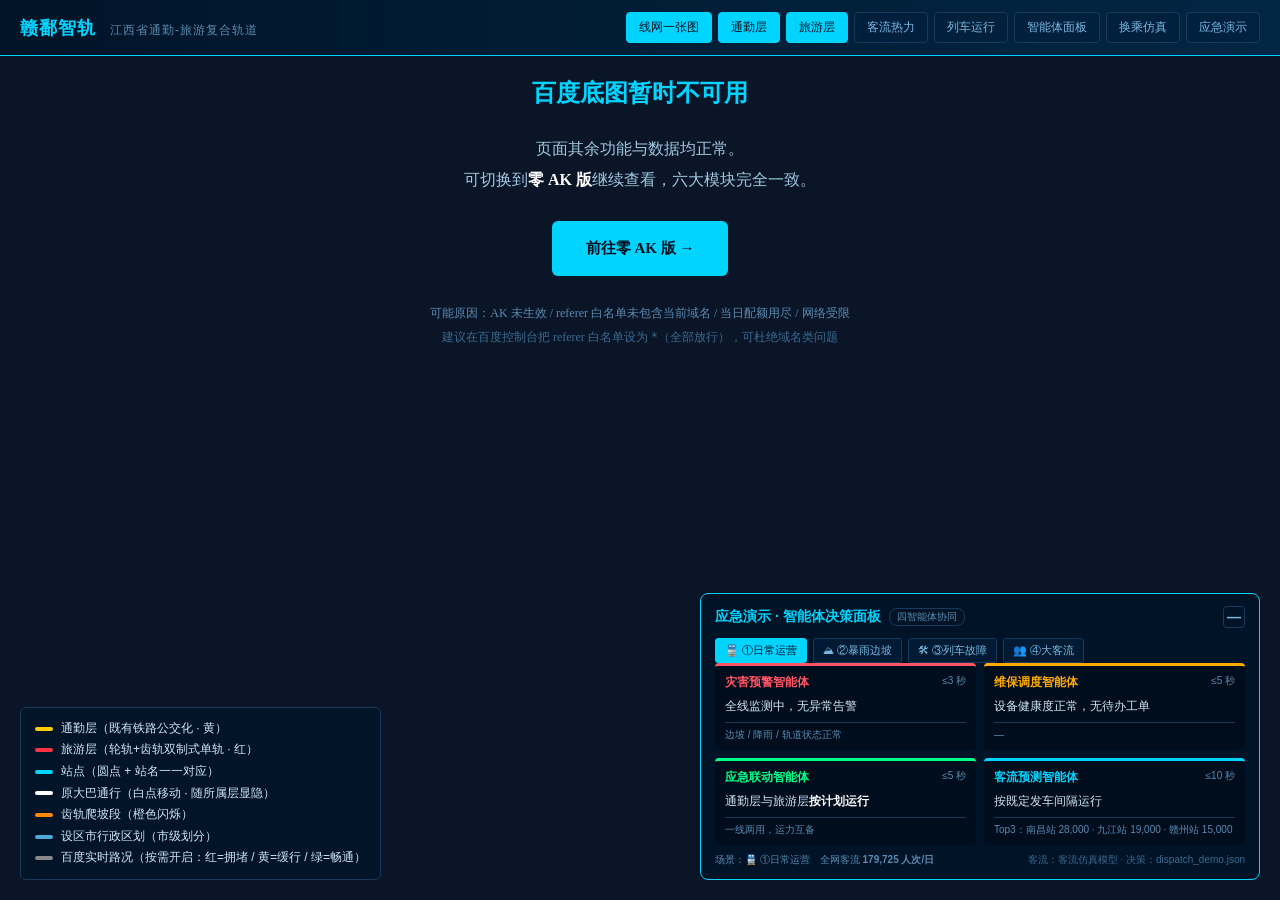
<file: bmap.html>
<!DOCTYPE html>
<html lang="zh-CN">
<head>
  <meta charset="UTF-8">
  <meta name="viewport" content="width=device-width, initial-scale=1.0">
  <title>赣鄱智轨</title>
  <link rel="stylesheet" href="css/style.css">
  <!-- 1) 先加载配置（含 BMAP_AK + 线路/站点数据） -->
  <script src="js/config.js"></script>
  <!-- 2) 加载模块一基座逻辑（initMap 等） + 各功能模块 -->
  <script src="js/map-base.js"></script>
  <script src="js/heatmap.js"></script>
  <script src="js/agent-panel.js"></script>
  <script src="js/emergency.js"></script>
  <script src="js/train-sim.js"></script>
  <script src="js/transfer-sim.js"></script>
  <!-- ★ 制式分段：一键切换“轨道制式”视图（轮轨/单轨/齿轨 + 转换节点 + 景区集散） -->
  <script src="js/system-lines.js"></script>
  <!-- ★ 路段流量：区段断面客流拥挤度着色 + 站点/新增站点客流标注
       （数据：data/flow_{holiday|weekday}.json；新增站点客流为可复核推演） -->
  <script src="js/flow-layer.js"></script>
  <script src="js/app.js"></script>
  <!-- 3) 注入百度地图 JSAPI GL（AK 取自 config.js 的 window.GanpoConfig.BMAP_AK）
       ★ 必须用 document.write 在"HTML 解析阶段"同步注入 ★
       为什么不能改成动态 createElement('script')：
       百度 api 返回的脚本内部使用 document.write() 二次追加 getscript。
       动态插入的 script 默认是 async，一旦它加载完成时文档已解析结束，
       其内部的 document.write() 会触发隐式 document.open()，把整页清空
       → 表现为【白屏 / 地图完全不生成】。解析阶段的 document.write 则安全，
       且仍可继续从 config.js 动态读取 AK。 -->
  <script>
    (function () {
      var ak = (window.GanpoConfig && window.GanpoConfig.BMAP_AK) || '';
      document.write(
        '<script type="text/javascript" src="//api.map.baidu.com/api?type=webgl&v=1.0&ak=' +
        encodeURIComponent(ak) + '"><\/script>'
      );
    })();
  </script>
</head>
<body>
  <div id="app">
    <!-- 地图底座 -->
    <div id="map_container"></div>

    <!-- 顶部标题 + 模块导航（app.js 动态构建 6 模块快捷按钮） -->
    <div id="topbar">
      <div class="brand">赣鄱智轨 <small>江西省通勤-旅游复合轨道</small></div>
      <div id="module-nav"></div>
    </div>

    <!-- 图例 -->
    <div id="legend">
      <div class="item"><span class="swatch" style="background:#ffcc00"></span>通勤层（既有铁路公交化 · 黄）</div>
      <div class="item"><span class="swatch" style="background:#ff3344"></span>旅游层（轮轨+齿轨双制式单轨 · 红）</div>
      <div class="item"><span class="swatch" style="background:#00d4ff"></span>站点（圆点 + 站名一一对应）</div>
      <div class="item"><span class="swatch" style="background:#ffffff"></span>原大巴通行（白点移动 · 随所属层显隐）</div>
      <div class="item"><span class="swatch" style="background:#ff8800"></span>齿轨爬坡段（橙色闪烁）</div>
      <div class="item"><span class="swatch" style="background:#4fa8d8"></span>设区市行政区划（市级划分）</div>
      <div class="item"><span class="swatch" style="background:#888888"></span>百度实时路况（按需开启：红=拥堵 / 黄=缓行 / 绿=畅通）</div>
    </div>
  </div>

  <!-- 热力 / 列车 / 智能体面板 / 换乘 / 应急 的工具栏与面板均由各模块 JS 自行创建，
       此处无需预置容器。 -->

  <!-- 4) 等 DOM 就绪后再初始化地图。
       ★ 不能在 head 里提前调用 ★
       原写法在脚本 onload 时立刻 initMap()，若百度脚本加载快于 body 解析，
       此时 #map_container 尚不存在，new BMapGL.Map('map_container') 直接失败。
       改为 DOMContentLoaded 后调用，保证容器一定存在。 -->
  <script>
    (function () {
      function boot() {
        if (window.initMap) {
          window.initMap();
        } else {
          console.error('[赣鄱智轨] initMap 未定义，map-base.js 可能未加载成功。');
        }
      }
      if (document.readyState === 'loading') {
        document.addEventListener('DOMContentLoaded', boot);
      } else {
        boot();
      }
    })();
  </script>
</body>
</html>
</file>
<file: css/style.css>
/* 赣鄱智轨 · 全局样式（科技深蓝） */
* { margin: 0; padding: 0; box-sizing: border-box; }
html, body { width: 100%; height: 100%; overflow: hidden; background: #0a1628;
  font-family: 'Microsoft YaHei', 'PingFang SC', sans-serif; color: #d0e6f5; }

#app { position: relative; width: 100vw; height: 100vh; }

/* —— 顶部标题栏 + 模块导航 —— */
#topbar {
  position: absolute; top: 0; left: 0; right: 0; height: 56px; z-index: 10;
  background: linear-gradient(90deg, rgba(0,20,40,0.92), rgba(0,40,70,0.92));
  border-bottom: 1px solid #00d4ff;
  display: flex; align-items: center; padding: 0 20px; gap: 24px;
}
#topbar .brand { font-size: 18px; font-weight: bold; color: #00d4ff; letter-spacing: 1px; }
#topbar .brand small { color: #5a8ab0; font-weight: normal; font-size: 12px; margin-left: 8px; }
#module-nav { display: flex; gap: 6px; margin-left: auto; }
#module-nav button {
  background: rgba(0,30,60,0.6); border: 1px solid #1a3a5c; color: #7ab8e0;
  padding: 6px 12px; border-radius: 4px; cursor: pointer; font-size: 12px;
  font-family: inherit; transition: all .15s;
}
#module-nav button:hover { border-color: #00d4ff; color: #00d4ff; }
#module-nav button.active { background: #00d4ff; color: #001020; border-color: #00d4ff; }

/* —— 地图容器 —— */
#map_container { position: absolute; top: 0; left: 0; width: 100%; height: 100%; }

/* —— 右侧面板（站点信息 / 智能体面板 / 应急）—— */
#side-panel {
  position: absolute; top: 70px; right: 20px; width: 340px; z-index: 9;
  background: rgba(0,20,40,0.9); border: 1px solid #00d4ff; border-radius: 8px;
  padding: 16px; color: #fff; display: none;
}
#side-panel h3 { color: #00d4ff; margin-bottom: 10px; font-size: 16px; }
#side-panel .row { padding: 6px 0; border-bottom: 1px solid #1a3a5c; font-size: 13px; line-height: 1.6; }
#side-panel .row b { color: #00d4ff; }
#side-panel .close {
  position: absolute; top: 8px; right: 12px; cursor: pointer; color: #5a8ab0; font-size: 16px;
}
#side-panel .close:hover { color: #00d4ff; }

/* —— 通用按钮 / 切换条 —— */
.toolbar {
  position: absolute; top: 70px; left: 20px; z-index: 9;
  display: flex; gap: 8px; flex-wrap: wrap; max-width: 460px;
}
.toolbar button {
  background: rgba(0,20,40,0.9); border: 1px solid #00d4ff; color: #00d4ff;
  padding: 7px 14px; border-radius: 4px; cursor: pointer; font-size: 12px; font-family: inherit;
}
.toolbar button:hover { background: rgba(0,60,100,0.9); }
.toolbar button.active { background: #00d4ff; color: #001020; }
.toolbar button.danger { border-color: #ff3344; color: #ff3344; }
.toolbar button.danger.active { background: #ff3344; color: #fff; }

/* —— 图例 —— */
#legend {
  position: absolute; bottom: 20px; left: 20px; z-index: 9;
  background: rgba(0,20,40,0.9); border: 1px solid #1a3a5c; border-radius: 6px;
  padding: 10px 14px; font-size: 12px; line-height: 1.8;
}
#legend .item { display: flex; align-items: center; gap: 8px; }
#legend .swatch { width: 18px; height: 4px; border-radius: 2px; }

/* —— 智能体决策面板 —— */
#agent-panel {
  position: absolute; bottom: 20px; right: 20px; z-index: 9;
  width: 560px; max-width: calc(100vw - 40px);
  background: rgba(0,20,40,0.92); border: 1px solid #00d4ff; border-radius: 8px;
  padding: 12px 14px; color: #fff; font-family: inherit;
}
#agent-panel .ap-head { display: flex; align-items: center; gap: 12px; margin-bottom: 10px; }
#agent-panel .ap-title { color: #00d4ff; font-size: 14px; font-weight: bold; }
#agent-panel .ap-scenarios { display: flex; gap: 6px; flex-wrap: wrap; margin-left: auto; }
#agent-panel .ap-btn {
  background: rgba(0,30,60,0.6); border: 1px solid #1a3a5c; color: #7ab8e0;
  padding: 4px 9px; border-radius: 3px; cursor: pointer; font-size: 11px; font-family: inherit;
}
#agent-panel .ap-btn:hover { border-color: #00d4ff; color: #00d4ff; }
#agent-panel .ap-btn.active { background: #00d4ff; color: #001020; border-color: #00d4ff; }
#agent-panel .ap-cards { display: grid; grid-template-columns: 1fr 1fr; gap: 8px; }
#agent-panel .ap-card {
  flex: 1; background: rgba(0,10,25,0.7); border-top: 3px solid #00d4ff;
  border-radius: 4px; padding: 8px 10px; min-width: 0;
}
#agent-panel .ap-card-name { font-size: 12px; font-weight: bold; margin-bottom: 6px; }
#agent-panel .ap-metric { font-size: 11px; color: #a0c8e0; line-height: 1.7; }
#agent-panel .ap-metric b { color: #fff; }
#agent-panel .ap-reroute { font-size: 11px; color: #ffaa00; margin-top: 4px; }
#agent-panel .ap-reason { font-size: 10px; color: #5a8ab0; line-height: 1.5; margin-top: 6px; border-top: 1px solid #1a3a5c; padding-top: 4px; }
#agent-panel .ap-foot { margin-top: 8px; font-size: 10px; color: #5a8ab0; display: flex; justify-content: space-between; }
#agent-panel .ap-source { color: #3a6a90; }

/* —— 折叠隐藏：点标题栏右侧「—」收起为窄条，再点窄条展开 —— */
#agent-panel .ap-head { display: flex; align-items: center; gap: 8px; cursor: pointer; }
#agent-panel .ap-agents-tag { font-size: 10px; color: #5a8ab0;
  border: 1px solid #1a3a5c; border-radius: 8px; padding: 1px 7px; }
#agent-panel .ap-fold { margin-left: auto; width: 22px; height: 22px; line-height: 20px;
  text-align: center; border: 1px solid #1a3a5c; border-radius: 4px;
  color: #7ab8e0; font-weight: bold; font-size: 14px; }
#agent-panel .ap-fold:hover { border-color: #00d4ff; color: #00d4ff; }
#agent-panel.ap-collapsed { width: 230px; padding: 8px 12px; }
#agent-panel.ap-collapsed .ap-body { display: none; }

/* —— 四类智能体卡片新增元素 —— */
#agent-panel .ap-rt { float: right; font-size: 10px; color: #5a8ab0; font-weight: normal; }
#agent-panel .ap-act { font-size: 11.5px; color: #d0e6f5; line-height: 1.65; margin-top: 4px; }
#agent-panel .ap-act b { color: #ffffff; }

/* —— 换乘节点仿真面板 —— */
#transfer-panel {
  position: absolute; top: 70px; left: 20px; z-index: 9; width: 520px;
  background: rgba(0,20,40,0.94); border: 1px solid #00d4ff; border-radius: 8px;
  padding: 12px 14px; color: #fff; display: none; font-family: inherit;
}
#transfer-panel .tp-head { display: flex; align-items: center; margin-bottom: 8px; }
#transfer-panel .tp-title { color: #00d4ff; font-size: 14px; font-weight: bold; }
#transfer-panel .tp-close { margin-left: auto; cursor: pointer; color: #5a8ab0; }
#transfer-panel .tp-close:hover { color: #00d4ff; }
#transfer-panel .tp-modes { display: flex; gap: 6px; margin-bottom: 10px; }
#transfer-panel .tp-modes button {
  background: rgba(0,30,60,0.6); border: 1px solid #1a3a5c; color: #7ab8e0;
  padding: 4px 10px; border-radius: 3px; cursor: pointer; font-size: 11px; font-family: inherit;
}
#transfer-panel .tp-modes button.active { background: #00d4ff; color: #001020; border-color: #00d4ff; }
#transfer-panel .tp-flow { display: flex; align-items: stretch; gap: 6px; }
#transfer-panel .tp-col { flex: 1; display: flex; align-items: center; }
#transfer-panel .tp-node {
  width: 100%; border-radius: 4px; padding: 8px; font-size: 11px; text-align: center;
  background: rgba(0,10,25,0.7); border-top: 3px solid var(--c); color: #d0e6f5;
}
#transfer-panel .tp-val { font-size: 15px; font-weight: bold; color: var(--c); margin-top: 4px; }
#transfer-panel .tp-arrow { flex: 0.8; display: flex; flex-direction: column; justify-content: center; gap: 4px; }
#transfer-panel .tp-bar { height: 8px; border-radius: 4px; background: #00b4ff; transition: width .4s; }
#transfer-panel .tp-label { font-size: 10px; color: #5a8ab0; text-align: center; }
#transfer-panel .tp-note { margin-top: 10px; font-size: 11px; color: #7ab8e0; line-height: 1.5; }
#transfer-panel .tp-note.warn { color: #ff8866; }
#transfer-panel .tp-source { margin-top: 6px; font-size: 10px; color: #3a6a90; }

/* —— 运行仿真 · 方案说明面板（通勤层/旅游层重点线路 + 爬坡技术借鉴）—— */
#run-panel {
  position: absolute; top: 120px; left: 20px; z-index: 9;
  width: 430px; max-width: calc(100vw - 40px);
  max-height: calc(100vh - 330px); overflow-y: auto;
  background: rgba(0,20,40,0.92); border: 1px solid #00d4ff; border-radius: 8px;
  padding: 12px 14px; font-size: 12px; display: none;
}
#run-panel .rp-head { display: flex; align-items: center; margin-bottom: 8px; }
#run-panel .rp-title { color: #00d4ff; font-size: 14px; font-weight: bold; }
#run-panel .rp-close { margin-left: auto; cursor: pointer; color: #5a8ab0; }
#run-panel .rp-close:hover { color: #00d4ff; }
#run-panel .rp-sec { margin-bottom: 10px; }
#run-panel .rp-sec-title { font-size: 12px; font-weight: bold; margin-bottom: 5px; }
#run-panel .rp-item {
  display: flex; gap: 8px; line-height: 1.7; padding: 2px 0;
  border-bottom: 1px dashed rgba(26,58,92,0.8);
}
#run-panel .rp-item b { color: #d0e6f5; flex: 0 0 106px; font-weight: normal; }
#run-panel .rp-item span { color: #7ab8e0; }
#run-panel .rp-table { width: 100%; border-collapse: collapse; font-size: 11px; }
#run-panel .rp-table th {
  background: rgba(0,60,100,0.55); color: #a0c8e0; font-weight: normal;
  padding: 4px 5px; text-align: left; border: 1px solid #1a3a5c;
}
#run-panel .rp-table td { padding: 4px 5px; border: 1px solid #1a3a5c; color: #7ab8e0; line-height: 1.5; }
#run-panel .rp-table td:first-child { color: #ff8800; }
#run-panel .rp-foot { margin-top: 6px; font-size: 10px; color: #3a6a90; }
</file>
